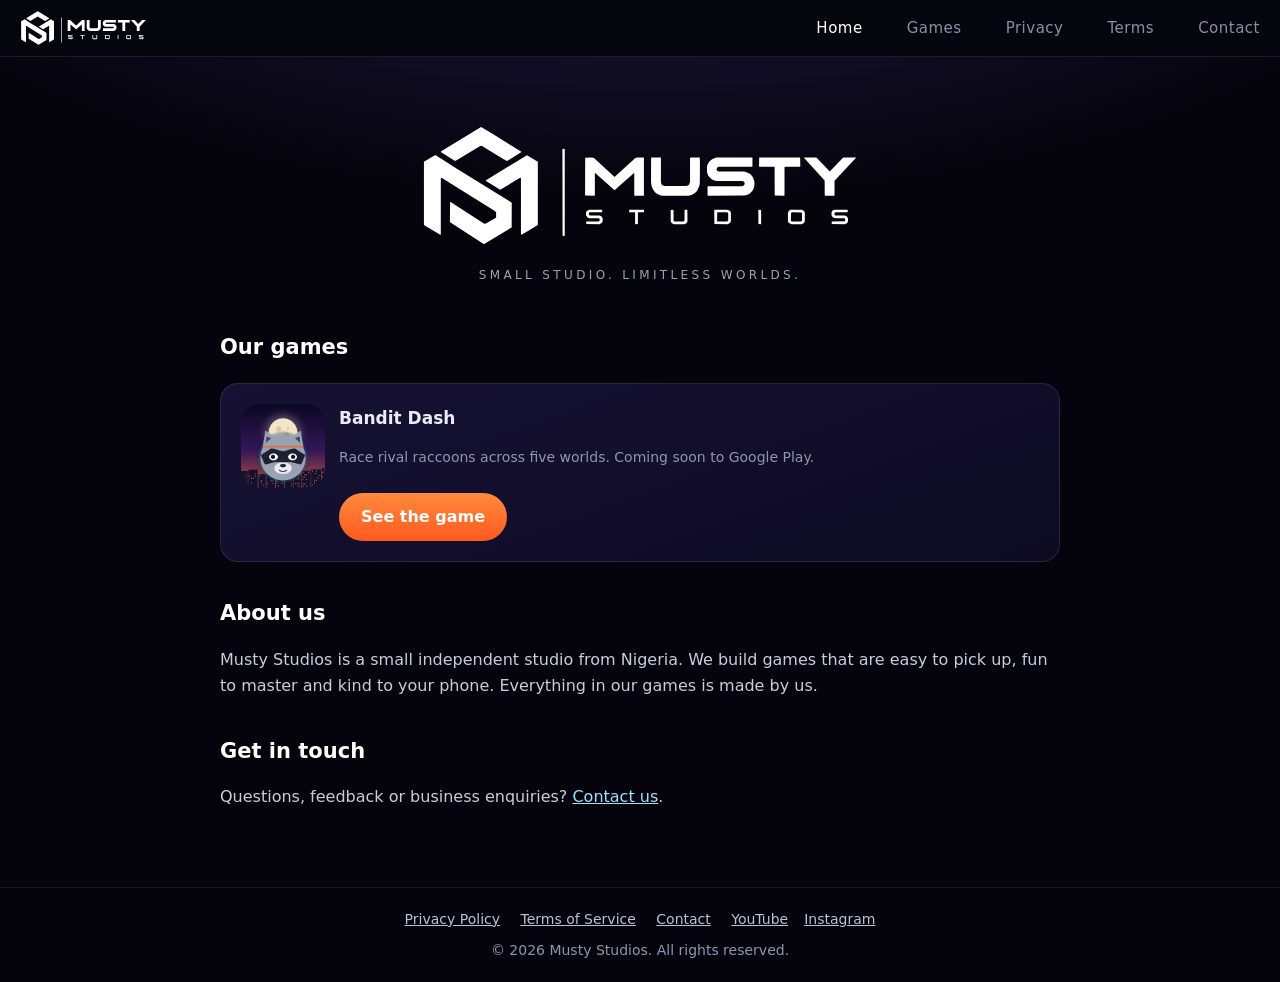
<file: index.html>
<!doctype html>
<html lang="en">
<head>
<meta charset="utf-8">
<meta name="viewport" content="width=device-width,initial-scale=1">
<title>Musty Studios | Small Studio. Limitless Worlds.</title>
<meta name="description" content="Musty Studios makes polished mobile games. Home of Bandit Dash, a rooftop racing adventure.">
<meta property="og:title" content="Musty Studios | Small Studio. Limitless Worlds.">
<meta property="og:description" content="Musty Studios makes polished mobile games. Home of Bandit Dash, a rooftop racing adventure.">
<meta property="og:type" content="website">
<link rel="icon" href="bandit-icon.png">
<link rel="stylesheet" href="style.css">
<style>
/* Header redesign (overrides style.css) */
header{position:sticky;top:0;z-index:10;display:flex;align-items:center;justify-content:space-between;flex-wrap:nowrap;padding:10px 20px;background:#05050d;border-bottom:1px solid #1c1c28}
header .brand img{height:36px;width:auto;display:block}
header nav{display:flex;gap:28px}
header nav a{color:#8a8fa3;text-decoration:none;font-size:15px;letter-spacing:.5px;transition:color .2s}
header nav a:hover,header nav a.on{color:#fff}
.menu-btn{display:none;background:none;border:0;color:#fff;font-size:26px;cursor:pointer}
@media(max-width:640px){
  .menu-btn{display:block}
  header nav{display:none;position:absolute;top:100%;left:0;right:0;flex-direction:column;gap:0;background:#0a0a14;border-bottom:1px solid #1c1c28}
  header nav.open{display:flex}
  header nav a{padding:16px 20px;border-top:1px solid #1c1c28;font-size:16px}
}
.hero img{width:min(440px,80vw);height:auto}
</style>
<link rel="canonical" href="https://mustystudios.github.io/">
<meta name="robots" content="index,follow,max-image-preview:large">
<meta name="theme-color" content="#05050d">
<meta property="og:url" content="https://mustystudios.github.io/">
<meta property="og:site_name" content="Musty Studios">
<meta property="og:image" content="https://mustystudios.github.io/og-image.png">
<meta property="og:image:width" content="1200"><meta property="og:image:height" content="630">
<meta name="twitter:card" content="summary_large_image">
<meta name="twitter:title" content="Musty Studios | Small Studio. Limitless Worlds.">
<meta name="twitter:description" content="Musty Studios makes polished mobile games. Home of Bandit Dash, a rooftop racing adventure.">
<meta name="twitter:image" content="https://mustystudios.github.io/og-image.png">
<script type="application/ld+json">{"@context":"https://schema.org","@graph":[{"@type":"Organization","@id":"https://mustystudios.github.io/#org","name":"Musty Studios","url":"https://mustystudios.github.io/","logo":"https://mustystudios.github.io/logo-512.png","sameAs":["https://www.youtube.com/@musty.studios","https://www.instagram.com/musty.studios"],"slogan":"Small Studio. Limitless Worlds.","foundingLocation":"Nigeria","description":"Musty Studios is a small independent game studio making polished mobile games."},{"@type":"WebSite","name":"Musty Studios","url":"https://mustystudios.github.io/","publisher":{"@id":"https://mustystudios.github.io/#org"}}]}</script>
</head>
<body>
<header>
  <a class="brand" href="index.html"><img src="musty-studios-logo.svg" alt="Musty Studios logo"></a>
  <button class="menu-btn" aria-label="Menu" aria-expanded="false">&#9776;</button>
  <nav><a href="index.html" class="on">Home</a><a href="games.html">Games</a><a href="privacy.html">Privacy</a><a href="terms.html">Terms</a><a href="contact.html">Contact</a></nav>
</header>

<main>
<section class="hero">
  <img src="musty-studios-logo.svg" alt="Musty Studios">
  <div class="tag">Small Studio. Limitless Worlds.</div>
</section>

<h2>Our games</h2>
<div class="cards">
  <div class="card">
    <img class="icon" src="bandit-icon.png" alt="Bandit Dash icon">
    <h3 style="margin-top:0">Bandit Dash</h3>
    <p class="muted">Race rival raccoons across five worlds. Coming soon to Google Play.</p>
    <a class="btn" href="bandit-dash.html">See the game</a>
  </div>
</div>

<h2>About us</h2>
<p>Musty Studios is a small independent studio from Nigeria. We build games that are easy to pick up, fun to master and kind to your phone. Everything in our games is made by us.</p>

<h2>Get in touch</h2>
<p>Questions, feedback or business enquiries? <a href="contact.html">Contact us</a>.</p>
</main>

<footer>
  <a href="privacy.html">Privacy Policy</a>
  <a href="terms.html">Terms of Service</a>
  <a href="contact.html">Contact</a>
  <a href="https://www.youtube.com/@musty.studios" target="_blank" rel="noopener me">YouTube</a><a href="https://www.instagram.com/musty.studios" target="_blank" rel="noopener me">Instagram</a><div style="margin-top:8px">&copy; 2026 Musty Studios. All rights reserved.</div>
</footer>

<script>
const b=document.querySelector('.menu-btn'),n=document.querySelector('header nav');
b.onclick=()=>{const o=n.classList.toggle('open');b.setAttribute('aria-expanded',o);b.innerHTML=o?'&#10005;':'&#9776;'};
</script>
</body>
</html>
</file>
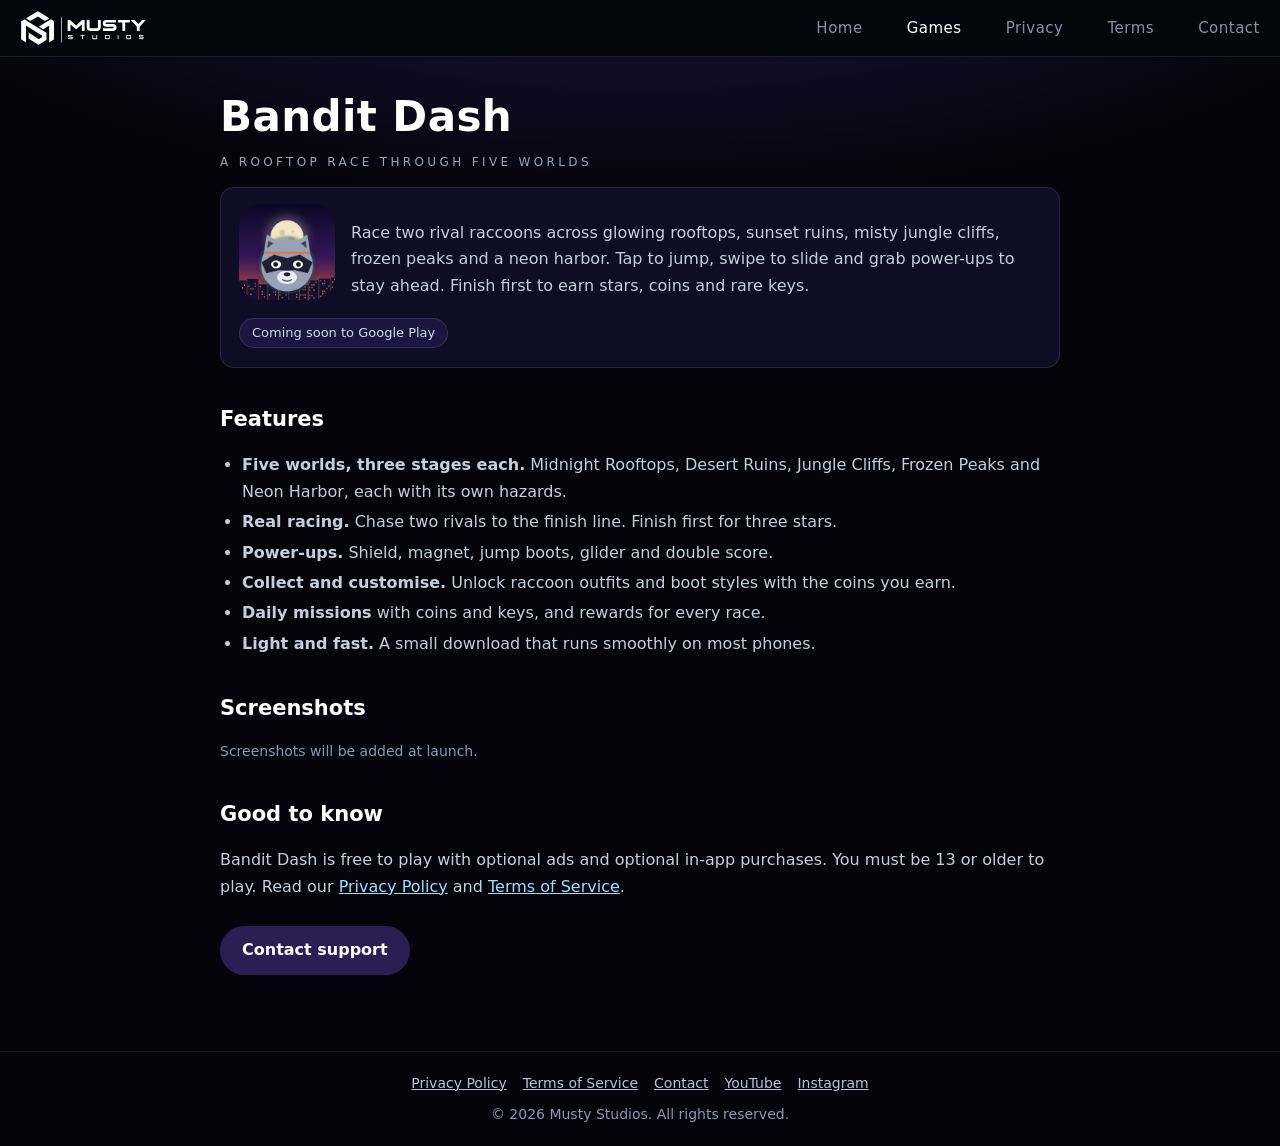
<file: bandit-dash.html>
<!doctype html>
<html lang="en"><head><meta charset="utf-8"><meta name="viewport" content="width=device-width,initial-scale=1">
<title>Bandit Dash | Musty Studios</title><meta name="description" content="Bandit Dash is a fast rooftop racing game. Sprint, slide and glide through five worlds against rival raccoons.">
<meta property="og:title" content="Bandit Dash | Musty Studios"><meta property="og:description" content="Bandit Dash is a fast rooftop racing game. Sprint, slide and glide through five worlds against rival raccoons."><meta property="og:type" content="website">
<link rel="icon" href="bandit-icon.png"><link rel="stylesheet" href="style.css"><style>
/* Header redesign (overrides style.css) */
header{position:sticky;top:0;z-index:10;display:flex;align-items:center;justify-content:space-between;flex-wrap:nowrap;padding:10px 20px;background:#05050d;border-bottom:1px solid #1c1c28}
header .brand img{height:36px;width:auto;display:block}
header nav{display:flex;gap:28px}
header nav a{color:#8a8fa3;text-decoration:none;font-size:15px;letter-spacing:.5px;transition:color .2s}
header nav a:hover,header nav a.on{color:#fff}
.menu-btn{display:none;background:none;border:0;color:#fff;font-size:26px;cursor:pointer}
@media(max-width:640px){
  .menu-btn{display:block}
  header nav{display:none;position:absolute;top:100%;left:0;right:0;flex-direction:column;gap:0;background:#0a0a14;border-bottom:1px solid #1c1c28}
  header nav.open{display:flex}
  header nav a{padding:16px 20px;border-top:1px solid #1c1c28;font-size:16px}
}
.hero img{width:min(440px,80vw);height:auto}
</style>
<link rel="canonical" href="https://mustystudios.github.io/bandit-dash.html">
<meta name="robots" content="index,follow,max-image-preview:large">
<meta name="theme-color" content="#05050d">
<meta property="og:url" content="https://mustystudios.github.io/bandit-dash.html">
<meta property="og:site_name" content="Musty Studios">
<meta property="og:image" content="https://mustystudios.github.io/og-image.png">
<meta property="og:image:width" content="1200"><meta property="og:image:height" content="630">
<meta name="twitter:card" content="summary_large_image">
<meta name="twitter:title" content="Bandit Dash | Musty Studios">
<meta name="twitter:description" content="Bandit Dash is a fast rooftop racing game. Sprint, slide and glide through five worlds against rival raccoons.">
<meta name="twitter:image" content="https://mustystudios.github.io/og-image.png">
<script type="application/ld+json">{"@context":"https://schema.org","@type":"VideoGame","name":"Bandit Dash","url":"https://mustystudios.github.io/bandit-dash.html","image":"https://mustystudios.github.io/bandit-icon.png","description":"Bandit Dash is a fast rooftop racing game. Sprint, slide and glide through five worlds against rival raccoons.","genre":"Racing","gamePlatform":"Android","applicationCategory":"Game","publisher":{"@type":"Organization","name":"Musty Studios","url":"https://mustystudios.github.io/"}}</script>
</head>
<body><header><a class="brand" href="index.html"><img src="musty-studios-logo.svg" alt="Musty Studios logo"></a><button class="menu-btn" aria-label="Menu" aria-expanded="false">&#9776;</button><nav><a href="index.html">Home</a><a href="games.html" class="on">Games</a><a href="privacy.html">Privacy</a><a href="terms.html">Terms</a><a href="contact.html">Contact</a></nav></header>
<main>
<h1>Bandit Dash</h1><p class="tag">A rooftop race through five worlds</p>
<div class="box"><img src="bandit-icon.png" alt="Bandit Dash icon" style="width:96px;height:96px;border-radius:22px;float:left;margin:0 16px 6px 0"><p>Race two rival raccoons across glowing rooftops, sunset ruins, misty jungle cliffs, frozen peaks and a neon harbor. Tap to jump, swipe to slide and grab power-ups to stay ahead. Finish first to earn stars, coins and rare keys.</p><span class="pill">Coming soon to Google Play</span><div style="clear:both"></div></div>
<h2>Features</h2><ul>
<li><b>Five worlds, three stages each.</b> Midnight Rooftops, Desert Ruins, Jungle Cliffs, Frozen Peaks and Neon Harbor, each with its own hazards.</li>
<li><b>Real racing.</b> Chase two rivals to the finish line. Finish first for three stars.</li>
<li><b>Power-ups.</b> Shield, magnet, jump boots, glider and double score.</li>
<li><b>Collect and customise.</b> Unlock raccoon outfits and boot styles with the coins you earn.</li>
<li><b>Daily missions</b> with coins and keys, and rewards for every race.</li>
<li><b>Light and fast.</b> A small download that runs smoothly on most phones.</li></ul>
<h2>Screenshots</h2><p class="muted">Screenshots will be added at launch.</p>
<h2>Good to know</h2><p>Bandit Dash is free to play with optional ads and optional in-app purchases. You must be 13 or older to play. Read our <a href="privacy.html">Privacy Policy</a> and <a href="terms.html">Terms of Service</a>.</p>
<p><a class="btn alt" href="contact.html">Contact support</a></p></main>
<footer><a href="privacy.html">Privacy Policy</a><a href="terms.html">Terms of Service</a><a href="contact.html">Contact</a><a href="https://www.youtube.com/@musty.studios" target="_blank" rel="noopener me">YouTube</a><a href="https://www.instagram.com/musty.studios" target="_blank" rel="noopener me">Instagram</a><div style="margin-top:8px">&copy; 2026 Musty Studios. All rights reserved.</div></footer><script>
const b=document.querySelector('.menu-btn'),n=document.querySelector('header nav');
b.onclick=()=>{const o=n.classList.toggle('open');b.setAttribute('aria-expanded',o);b.innerHTML=o?'&#10005;':'&#9776;'};
</script>
</body></html>
</file>
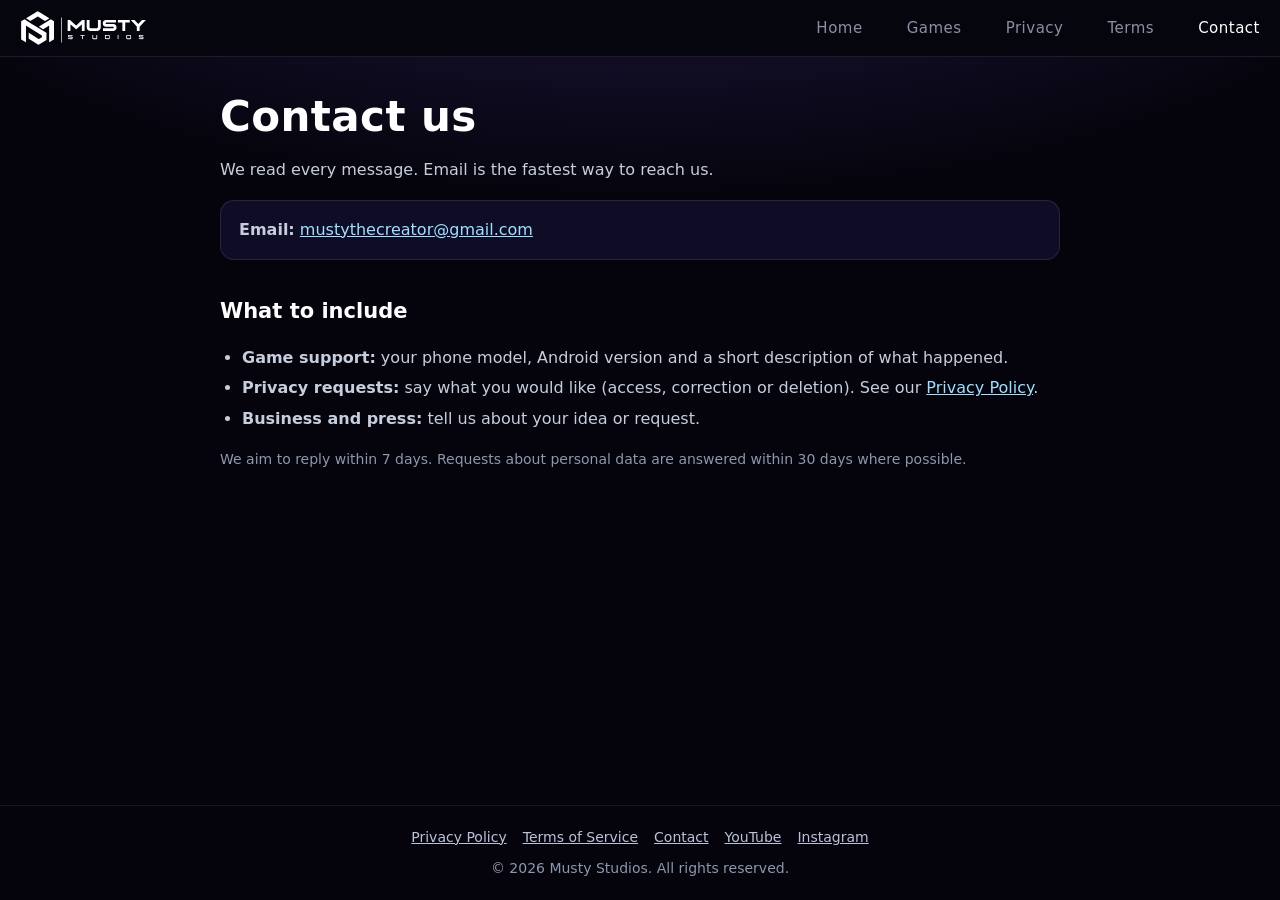
<file: contact.html>
<!doctype html>
<html lang="en"><head><meta charset="utf-8"><meta name="viewport" content="width=device-width,initial-scale=1">
<title>Contact | Musty Studios</title><meta name="description" content="Contact Musty Studios for support, privacy requests and business enquiries.">
<meta property="og:title" content="Contact | Musty Studios"><meta property="og:description" content="Contact Musty Studios for support, privacy requests and business enquiries."><meta property="og:type" content="website">
<link rel="icon" href="bandit-icon.png"><link rel="stylesheet" href="style.css"><style>
/* Header redesign (overrides style.css) */
header{position:sticky;top:0;z-index:10;display:flex;align-items:center;justify-content:space-between;flex-wrap:nowrap;padding:10px 20px;background:#05050d;border-bottom:1px solid #1c1c28}
header .brand img{height:36px;width:auto;display:block}
header nav{display:flex;gap:28px}
header nav a{color:#8a8fa3;text-decoration:none;font-size:15px;letter-spacing:.5px;transition:color .2s}
header nav a:hover,header nav a.on{color:#fff}
.menu-btn{display:none;background:none;border:0;color:#fff;font-size:26px;cursor:pointer}
@media(max-width:640px){
  .menu-btn{display:block}
  header nav{display:none;position:absolute;top:100%;left:0;right:0;flex-direction:column;gap:0;background:#0a0a14;border-bottom:1px solid #1c1c28}
  header nav.open{display:flex}
  header nav a{padding:16px 20px;border-top:1px solid #1c1c28;font-size:16px}
}
.hero img{width:min(440px,80vw);height:auto}
</style>
<link rel="canonical" href="https://mustystudios.github.io/contact.html">
<meta name="robots" content="index,follow,max-image-preview:large">
<meta name="theme-color" content="#05050d">
<meta property="og:url" content="https://mustystudios.github.io/contact.html">
<meta property="og:site_name" content="Musty Studios">
<meta property="og:image" content="https://mustystudios.github.io/og-image.png">
<meta property="og:image:width" content="1200"><meta property="og:image:height" content="630">
<meta name="twitter:card" content="summary_large_image">
<meta name="twitter:title" content="Contact | Musty Studios">
<meta name="twitter:description" content="Contact Musty Studios for support, privacy requests and business enquiries.">
<meta name="twitter:image" content="https://mustystudios.github.io/og-image.png">
</head>
<body><header><a class="brand" href="index.html"><img src="musty-studios-logo.svg" alt="Musty Studios logo"></a><button class="menu-btn" aria-label="Menu" aria-expanded="false">&#9776;</button><nav><a href="index.html">Home</a><a href="games.html">Games</a><a href="privacy.html">Privacy</a><a href="terms.html">Terms</a><a href="contact.html" class="on">Contact</a></nav></header>
<main>
<h1>Contact us</h1><p>We read every message. Email is the fastest way to reach us.</p>
<div class="box"><p style="margin:0"><b>Email:</b> <a href="mailto:mustythecreator@gmail.com">mustythecreator@gmail.com</a></p></div>
<h2>What to include</h2><ul><li><b>Game support:</b> your phone model, Android version and a short description of what happened.</li><li><b>Privacy requests:</b> say what you would like (access, correction or deletion). See our <a href="privacy.html">Privacy Policy</a>.</li><li><b>Business and press:</b> tell us about your idea or request.</li></ul>
<p class="muted">We aim to reply within 7 days. Requests about personal data are answered within 30 days where possible.</p></main>
<footer><a href="privacy.html">Privacy Policy</a><a href="terms.html">Terms of Service</a><a href="contact.html">Contact</a><a href="https://www.youtube.com/@musty.studios" target="_blank" rel="noopener me">YouTube</a><a href="https://www.instagram.com/musty.studios" target="_blank" rel="noopener me">Instagram</a><div style="margin-top:8px">&copy; 2026 Musty Studios. All rights reserved.</div></footer><script>
const b=document.querySelector('.menu-btn'),n=document.querySelector('header nav');
b.onclick=()=>{const o=n.classList.toggle('open');b.setAttribute('aria-expanded',o);b.innerHTML=o?'&#10005;':'&#9776;'};
</script>
</body></html>
</file>
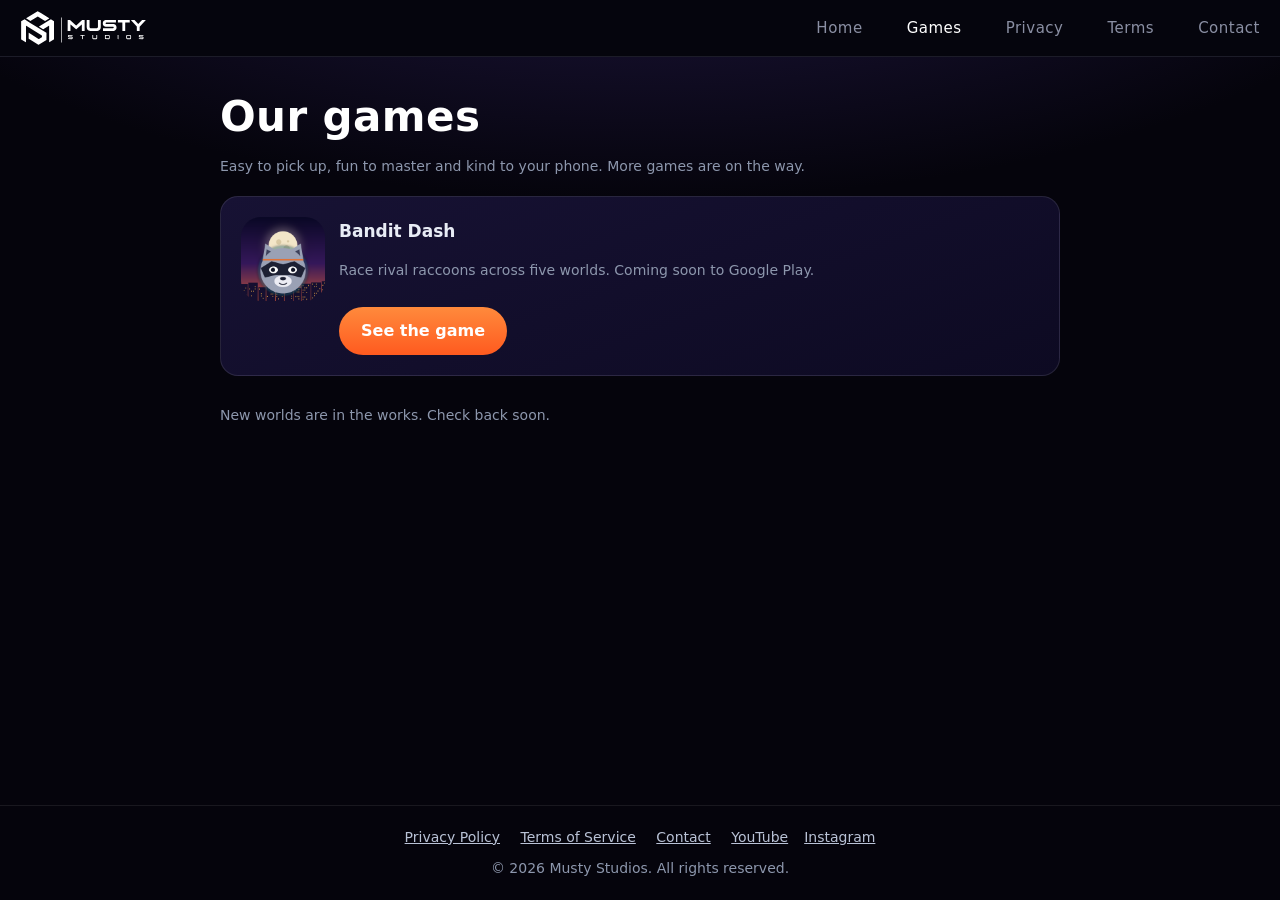
<file: games.html>
<!doctype html>
<html lang="en">
<head>
<meta charset="utf-8">
<meta name="viewport" content="width=device-width,initial-scale=1">
<title>Games | Musty Studios</title>
<meta name="description" content="Games by Musty Studios. Discover Bandit Dash, a rooftop racing adventure for Android, coming soon to Google Play.">
<meta property="og:title" content="Games | Musty Studios">
<meta property="og:description" content="Games by Musty Studios. Discover Bandit Dash, a rooftop racing adventure for Android, coming soon to Google Play.">
<meta property="og:type" content="website">
<link rel="icon" href="bandit-icon.png">
<link rel="stylesheet" href="style.css">
<style>
/* Header redesign (overrides style.css) */
header{position:sticky;top:0;z-index:10;display:flex;align-items:center;justify-content:space-between;flex-wrap:nowrap;padding:10px 20px;background:#05050d;border-bottom:1px solid #1c1c28}
header .brand img{height:36px;width:auto;display:block}
header nav{display:flex;gap:28px}
header nav a{color:#8a8fa3;text-decoration:none;font-size:15px;letter-spacing:.5px;transition:color .2s}
header nav a:hover,header nav a.on{color:#fff}
.menu-btn{display:none;background:none;border:0;color:#fff;font-size:26px;cursor:pointer}
@media(max-width:640px){
  .menu-btn{display:block}
  header nav{display:none;position:absolute;top:100%;left:0;right:0;flex-direction:column;gap:0;background:#0a0a14;border-bottom:1px solid #1c1c28}
  header nav.open{display:flex}
  header nav a{padding:16px 20px;border-top:1px solid #1c1c28;font-size:16px}
}
.hero img{width:min(440px,80vw);height:auto}
</style>
<link rel="canonical" href="https://mustystudios.github.io/games.html">
<meta name="robots" content="index,follow,max-image-preview:large">
<meta name="theme-color" content="#05050d">
<meta property="og:url" content="https://mustystudios.github.io/games.html">
<meta property="og:site_name" content="Musty Studios">
<meta property="og:image" content="https://mustystudios.github.io/og-image.png">
<meta property="og:image:width" content="1200"><meta property="og:image:height" content="630">
<meta name="twitter:card" content="summary_large_image">
<meta name="twitter:title" content="Games | Musty Studios">
<meta name="twitter:description" content="Games by Musty Studios. Discover Bandit Dash, a rooftop racing adventure for Android, coming soon to Google Play.">
<meta name="twitter:image" content="https://mustystudios.github.io/og-image.png">
</head>
<body>
<header>
  <a class="brand" href="index.html"><img src="musty-studios-logo.svg" alt="Musty Studios logo"></a>
  <button class="menu-btn" aria-label="Menu" aria-expanded="false">&#9776;</button>
  <nav><a href="index.html">Home</a><a href="games.html" class="on">Games</a><a href="privacy.html">Privacy</a><a href="terms.html">Terms</a><a href="contact.html">Contact</a></nav>
</header>

<main>
<h1>Our games</h1>
<p class="muted">Easy to pick up, fun to master and kind to your phone. More games are on the way.</p>
<div class="cards">
  <div class="card">
    <img class="icon" src="bandit-icon.png" alt="Bandit Dash icon">
    <h3 style="margin-top:0">Bandit Dash</h3>
    <p class="muted">Race rival raccoons across five worlds. Coming soon to Google Play.</p>
    <a class="btn" href="bandit-dash.html">See the game</a>
  </div>
</div>
<p class="muted" style="margin-top:28px">New worlds are in the works. Check back soon.</p>
</main>

<footer>
  <a href="privacy.html">Privacy Policy</a>
  <a href="terms.html">Terms of Service</a>
  <a href="contact.html">Contact</a>
  <a href="https://www.youtube.com/@musty.studios" target="_blank" rel="noopener me">YouTube</a><a href="https://www.instagram.com/musty.studios" target="_blank" rel="noopener me">Instagram</a><div style="margin-top:8px">&copy; 2026 Musty Studios. All rights reserved.</div>
</footer>

<script>
const b=document.querySelector('.menu-btn'),n=document.querySelector('header nav');
b.onclick=()=>{const o=n.classList.toggle('open');b.setAttribute('aria-expanded',o);b.innerHTML=o?'&#10005;':'&#9776;'};
</script>
</body>
</html>
</file>
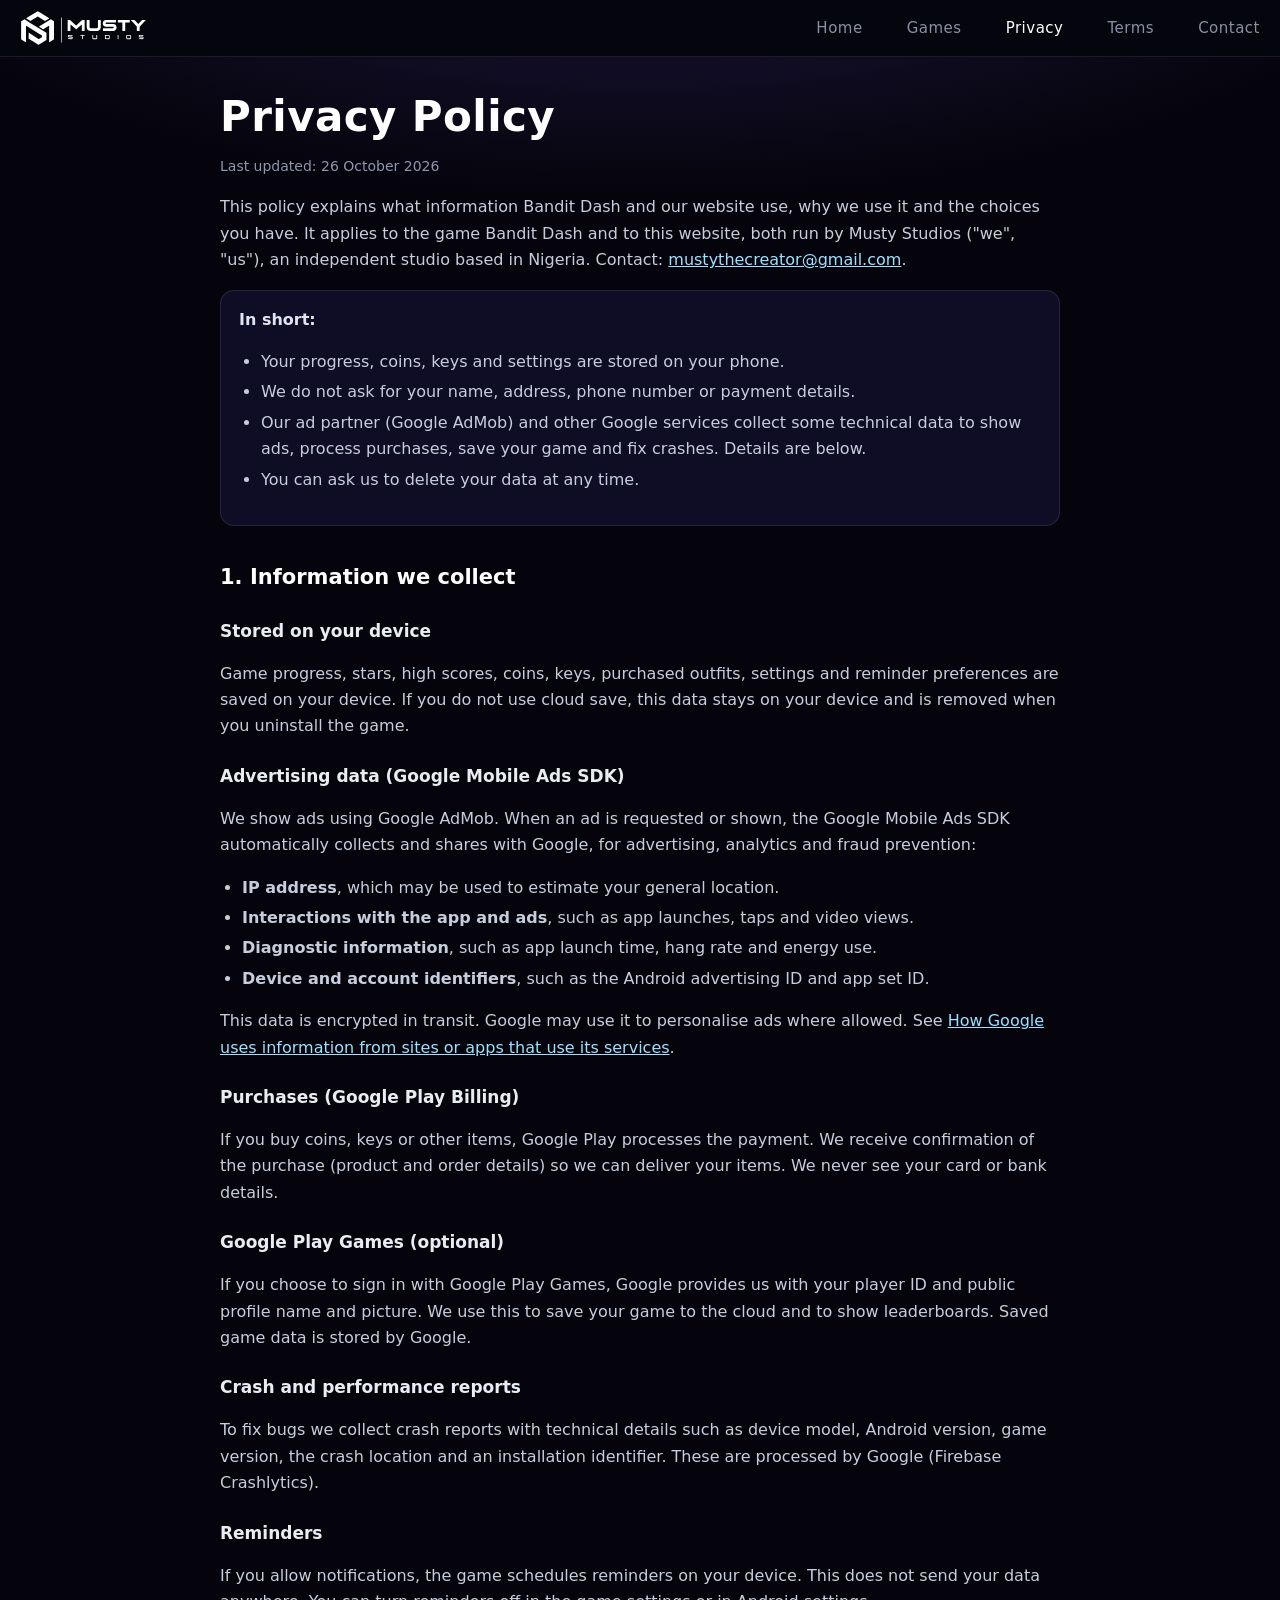
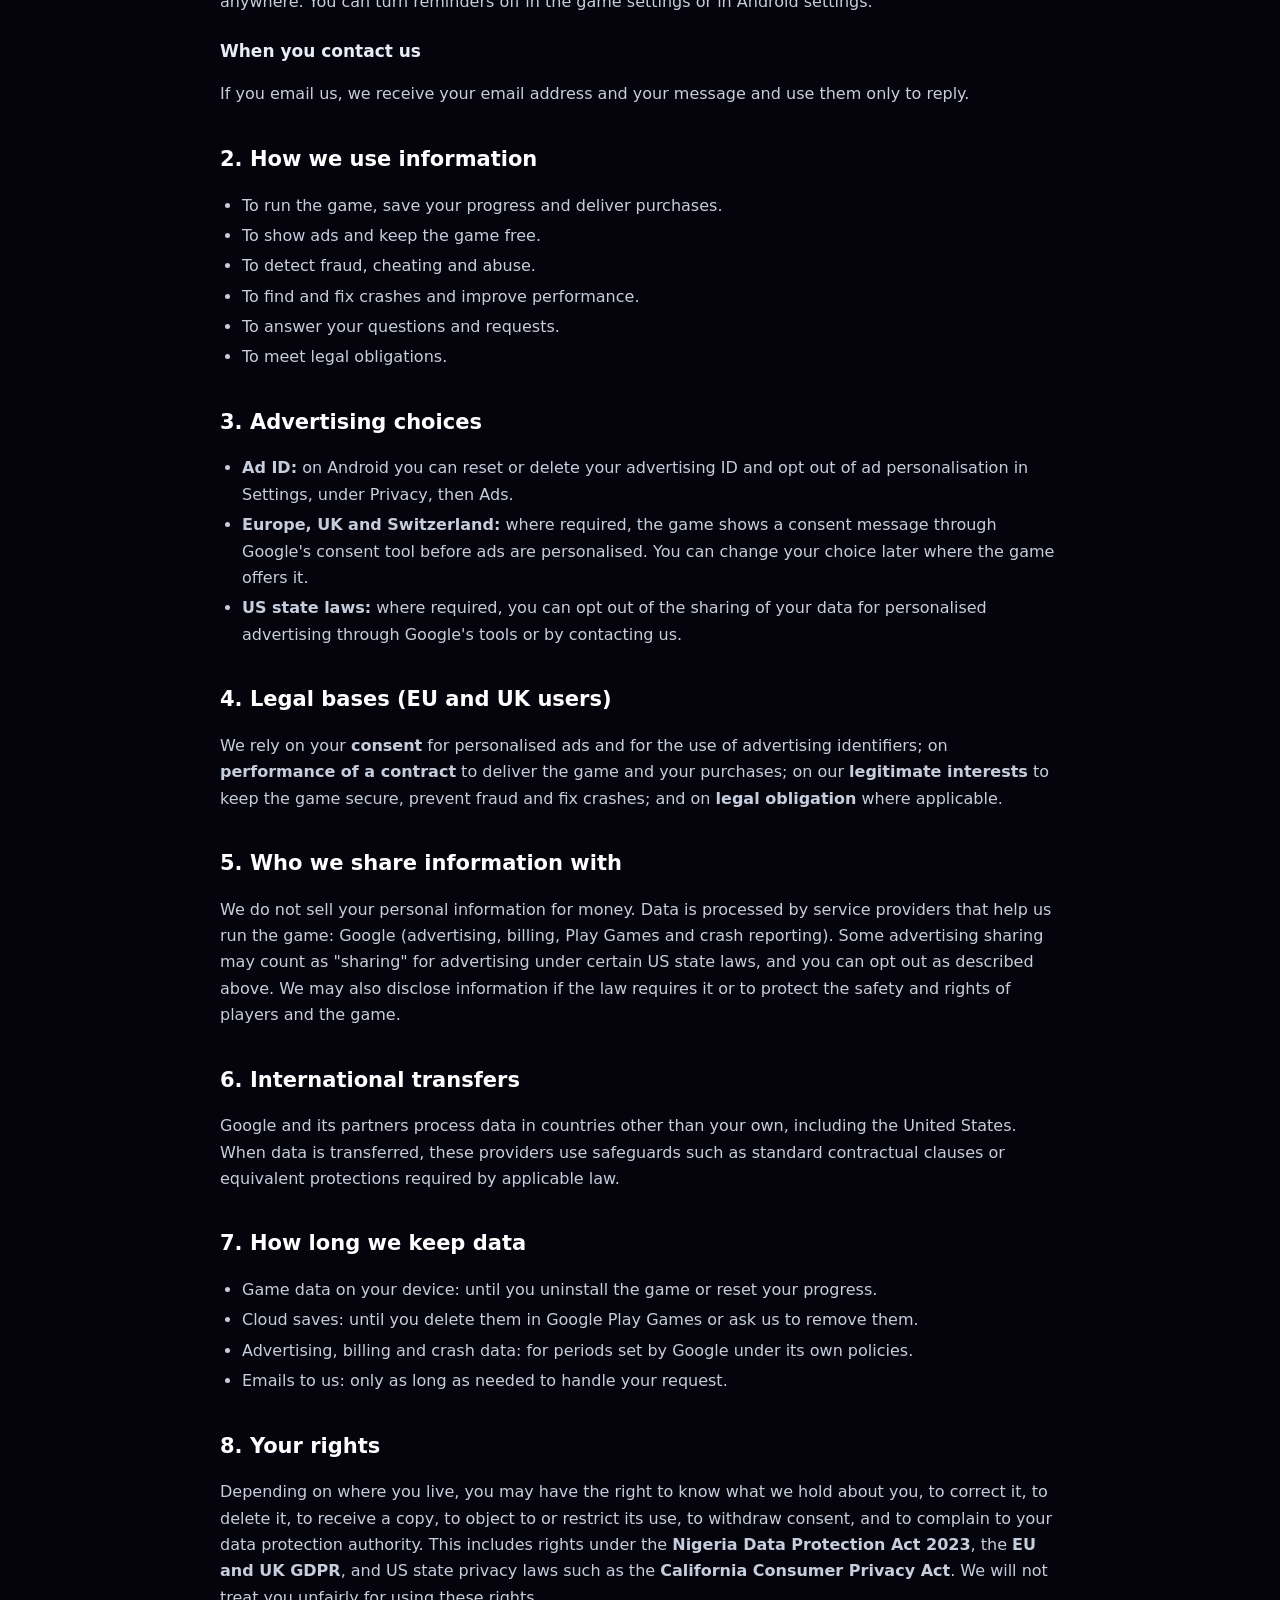
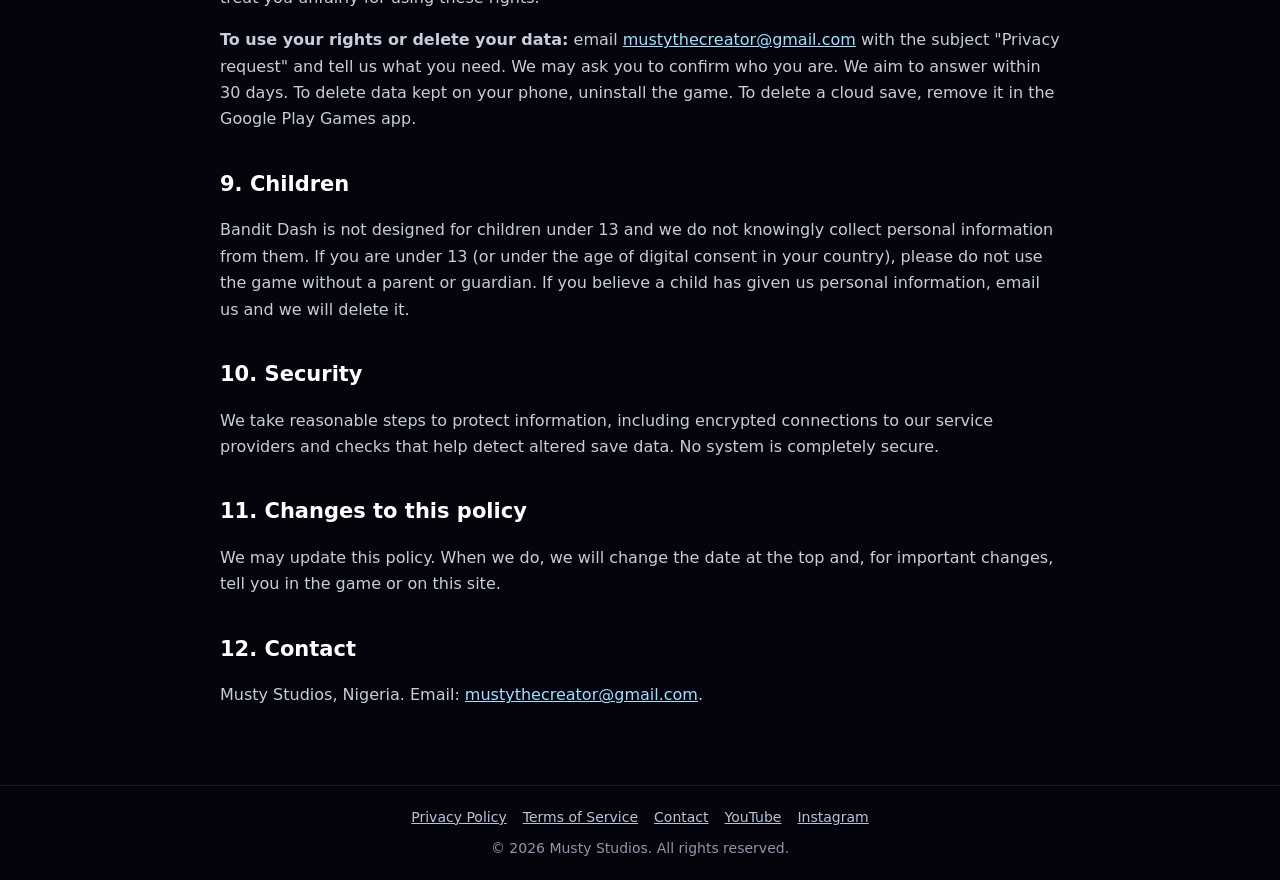
<file: privacy.html>
<!doctype html>
<html lang="en"><head><meta charset="utf-8"><meta name="viewport" content="width=device-width,initial-scale=1">
<title>Privacy Policy | Musty Studios</title><meta name="description" content="How Musty Studios and the game Bandit Dash handle your information.">
<meta property="og:title" content="Privacy Policy | Musty Studios"><meta property="og:description" content="How Musty Studios and the game Bandit Dash handle your information."><meta property="og:type" content="website">
<link rel="icon" href="bandit-icon.png"><link rel="stylesheet" href="style.css"><style>
/* Header redesign (overrides style.css) */
header{position:sticky;top:0;z-index:10;display:flex;align-items:center;justify-content:space-between;flex-wrap:nowrap;padding:10px 20px;background:#05050d;border-bottom:1px solid #1c1c28}
header .brand img{height:36px;width:auto;display:block}
header nav{display:flex;gap:28px}
header nav a{color:#8a8fa3;text-decoration:none;font-size:15px;letter-spacing:.5px;transition:color .2s}
header nav a:hover,header nav a.on{color:#fff}
.menu-btn{display:none;background:none;border:0;color:#fff;font-size:26px;cursor:pointer}
@media(max-width:640px){
  .menu-btn{display:block}
  header nav{display:none;position:absolute;top:100%;left:0;right:0;flex-direction:column;gap:0;background:#0a0a14;border-bottom:1px solid #1c1c28}
  header nav.open{display:flex}
  header nav a{padding:16px 20px;border-top:1px solid #1c1c28;font-size:16px}
}
.hero img{width:min(440px,80vw);height:auto}
</style>
<link rel="canonical" href="https://mustystudios.github.io/privacy.html">
<meta name="robots" content="index,follow,max-image-preview:large">
<meta name="theme-color" content="#05050d">
<meta property="og:url" content="https://mustystudios.github.io/privacy.html">
<meta property="og:site_name" content="Musty Studios">
<meta property="og:image" content="https://mustystudios.github.io/og-image.png">
<meta property="og:image:width" content="1200"><meta property="og:image:height" content="630">
<meta name="twitter:card" content="summary_large_image">
<meta name="twitter:title" content="Privacy Policy | Musty Studios">
<meta name="twitter:description" content="How Musty Studios and the game Bandit Dash handle your information.">
<meta name="twitter:image" content="https://mustystudios.github.io/og-image.png">
</head>
<body><header><a class="brand" href="index.html"><img src="musty-studios-logo.svg" alt="Musty Studios logo"></a><button class="menu-btn" aria-label="Menu" aria-expanded="false">&#9776;</button><nav><a href="index.html">Home</a><a href="games.html">Games</a><a href="privacy.html" class="on">Privacy</a><a href="terms.html">Terms</a><a href="contact.html">Contact</a></nav></header>
<main>
<h1>Privacy Policy</h1><p class="muted">Last updated: 26 October 2026</p>
<p>This policy explains what information Bandit Dash and our website use, why we use it and the choices you have. It applies to the game Bandit Dash and to this website, both run by Musty Studios ("we", "us"), an independent studio based in Nigeria. Contact: <a href="mailto:mustythecreator@gmail.com">mustythecreator@gmail.com</a>.</p>
<div class="box"><b>In short:</b><ul><li>Your progress, coins, keys and settings are stored on your phone.</li><li>We do not ask for your name, address, phone number or payment details.</li><li>Our ad partner (Google AdMob) and other Google services collect some technical data to show ads, process purchases, save your game and fix crashes. Details are below.</li><li>You can ask us to delete your data at any time.</li></ul></div>
<h2>1. Information we collect</h2>
<h3>Stored on your device</h3><p>Game progress, stars, high scores, coins, keys, purchased outfits, settings and reminder preferences are saved on your device. If you do not use cloud save, this data stays on your device and is removed when you uninstall the game.</p>
<h3>Advertising data (Google Mobile Ads SDK)</h3><p>We show ads using Google AdMob. When an ad is requested or shown, the Google Mobile Ads SDK automatically collects and shares with Google, for advertising, analytics and fraud prevention:</p>
<ul><li><b>IP address</b>, which may be used to estimate your general location.</li><li><b>Interactions with the app and ads</b>, such as app launches, taps and video views.</li><li><b>Diagnostic information</b>, such as app launch time, hang rate and energy use.</li><li><b>Device and account identifiers</b>, such as the Android advertising ID and app set ID.</li></ul>
<p>This data is encrypted in transit. Google may use it to personalise ads where allowed. See <a href="https://policies.google.com/technologies/partner-sites">How Google uses information from sites or apps that use its services</a>.</p>
<h3>Purchases (Google Play Billing)</h3><p>If you buy coins, keys or other items, Google Play processes the payment. We receive confirmation of the purchase (product and order details) so we can deliver your items. We never see your card or bank details.</p>
<h3>Google Play Games (optional)</h3><p>If you choose to sign in with Google Play Games, Google provides us with your player ID and public profile name and picture. We use this to save your game to the cloud and to show leaderboards. Saved game data is stored by Google.</p>
<h3>Crash and performance reports</h3><p>To fix bugs we collect crash reports with technical details such as device model, Android version, game version, the crash location and an installation identifier. These are processed by Google (Firebase Crashlytics).</p>
<h3>Reminders</h3><p>If you allow notifications, the game schedules reminders on your device. This does not send your data anywhere. You can turn reminders off in the game settings or in Android settings.</p>
<h3>When you contact us</h3><p>If you email us, we receive your email address and your message and use them only to reply.</p>
<h2>2. How we use information</h2><ul><li>To run the game, save your progress and deliver purchases.</li><li>To show ads and keep the game free.</li><li>To detect fraud, cheating and abuse.</li><li>To find and fix crashes and improve performance.</li><li>To answer your questions and requests.</li><li>To meet legal obligations.</li></ul>
<h2>3. Advertising choices</h2><ul><li><b>Ad ID:</b> on Android you can reset or delete your advertising ID and opt out of ad personalisation in Settings, under Privacy, then Ads.</li><li><b>Europe, UK and Switzerland:</b> where required, the game shows a consent message through Google's consent tool before ads are personalised. You can change your choice later where the game offers it.</li><li><b>US state laws:</b> where required, you can opt out of the sharing of your data for personalised advertising through Google's tools or by contacting us.</li></ul>
<h2>4. Legal bases (EU and UK users)</h2><p>We rely on your <b>consent</b> for personalised ads and for the use of advertising identifiers; on <b>performance of a contract</b> to deliver the game and your purchases; on our <b>legitimate interests</b> to keep the game secure, prevent fraud and fix crashes; and on <b>legal obligation</b> where applicable.</p>
<h2>5. Who we share information with</h2><p>We do not sell your personal information for money. Data is processed by service providers that help us run the game: Google (advertising, billing, Play Games and crash reporting). Some advertising sharing may count as "sharing" for advertising under certain US state laws, and you can opt out as described above. We may also disclose information if the law requires it or to protect the safety and rights of players and the game.</p>
<h2>6. International transfers</h2><p>Google and its partners process data in countries other than your own, including the United States. When data is transferred, these providers use safeguards such as standard contractual clauses or equivalent protections required by applicable law.</p>
<h2>7. How long we keep data</h2><ul><li>Game data on your device: until you uninstall the game or reset your progress.</li><li>Cloud saves: until you delete them in Google Play Games or ask us to remove them.</li><li>Advertising, billing and crash data: for periods set by Google under its own policies.</li><li>Emails to us: only as long as needed to handle your request.</li></ul>
<h2>8. Your rights</h2><p>Depending on where you live, you may have the right to know what we hold about you, to correct it, to delete it, to receive a copy, to object to or restrict its use, to withdraw consent, and to complain to your data protection authority. This includes rights under the <b>Nigeria Data Protection Act 2023</b>, the <b>EU and UK GDPR</b>, and US state privacy laws such as the <b>California Consumer Privacy Act</b>. We will not treat you unfairly for using these rights.</p>
<p><b>To use your rights or delete your data:</b> email <a href="mailto:mustythecreator@gmail.com">mustythecreator@gmail.com</a> with the subject "Privacy request" and tell us what you need. We may ask you to confirm who you are. We aim to answer within 30 days. To delete data kept on your phone, uninstall the game. To delete a cloud save, remove it in the Google Play Games app.</p>
<h2>9. Children</h2><p>Bandit Dash is not designed for children under 13 and we do not knowingly collect personal information from them. If you are under 13 (or under the age of digital consent in your country), please do not use the game without a parent or guardian. If you believe a child has given us personal information, email us and we will delete it.</p>
<h2>10. Security</h2><p>We take reasonable steps to protect information, including encrypted connections to our service providers and checks that help detect altered save data. No system is completely secure.</p>
<h2>11. Changes to this policy</h2><p>We may update this policy. When we do, we will change the date at the top and, for important changes, tell you in the game or on this site.</p>
<h2>12. Contact</h2><p>Musty Studios, Nigeria. Email: <a href="mailto:mustythecreator@gmail.com">mustythecreator@gmail.com</a>.</p></main>
<footer><a href="privacy.html">Privacy Policy</a><a href="terms.html">Terms of Service</a><a href="contact.html">Contact</a><a href="https://www.youtube.com/@musty.studios" target="_blank" rel="noopener me">YouTube</a><a href="https://www.instagram.com/musty.studios" target="_blank" rel="noopener me">Instagram</a><div style="margin-top:8px">&copy; 2026 Musty Studios. All rights reserved.</div></footer><script>
const b=document.querySelector('.menu-btn'),n=document.querySelector('header nav');
b.onclick=()=>{const o=n.classList.toggle('open');b.setAttribute('aria-expanded',o);b.innerHTML=o?'&#10005;':'&#9776;'};
</script>
</body></html>
</file>
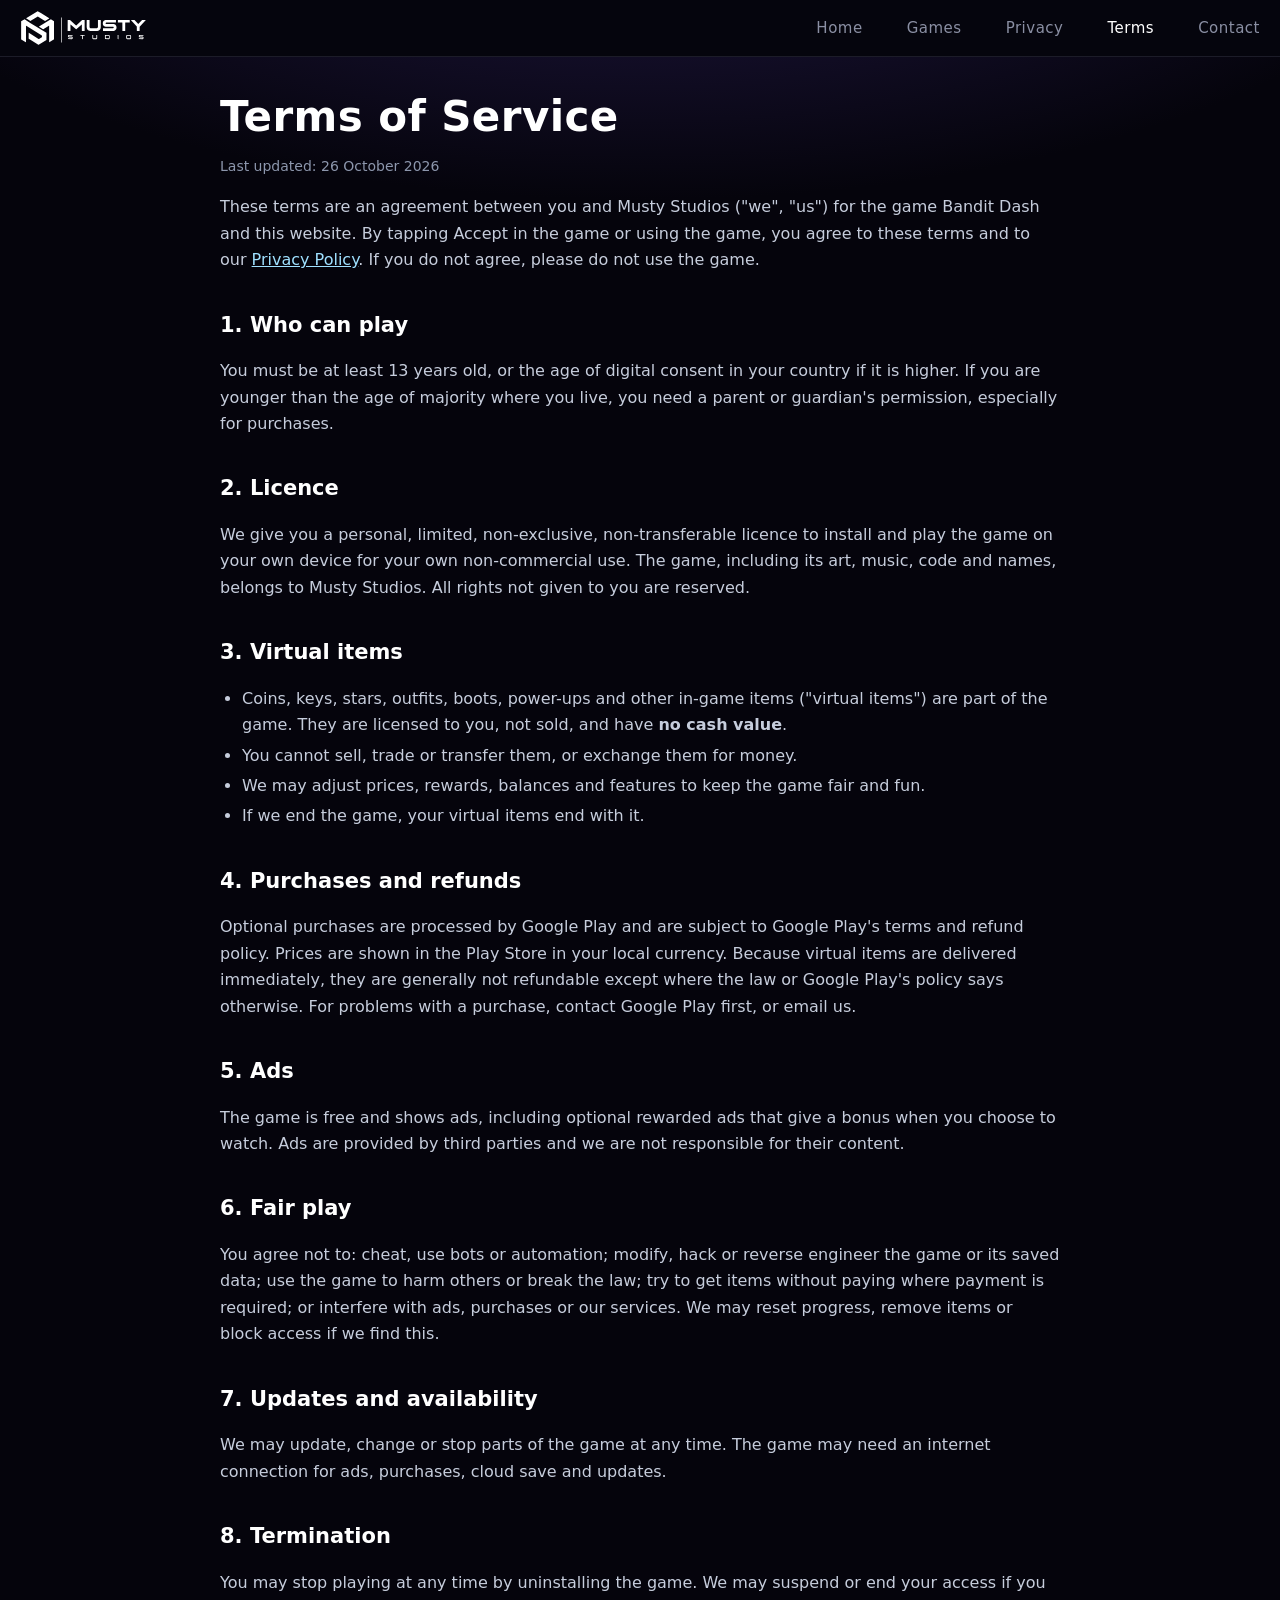
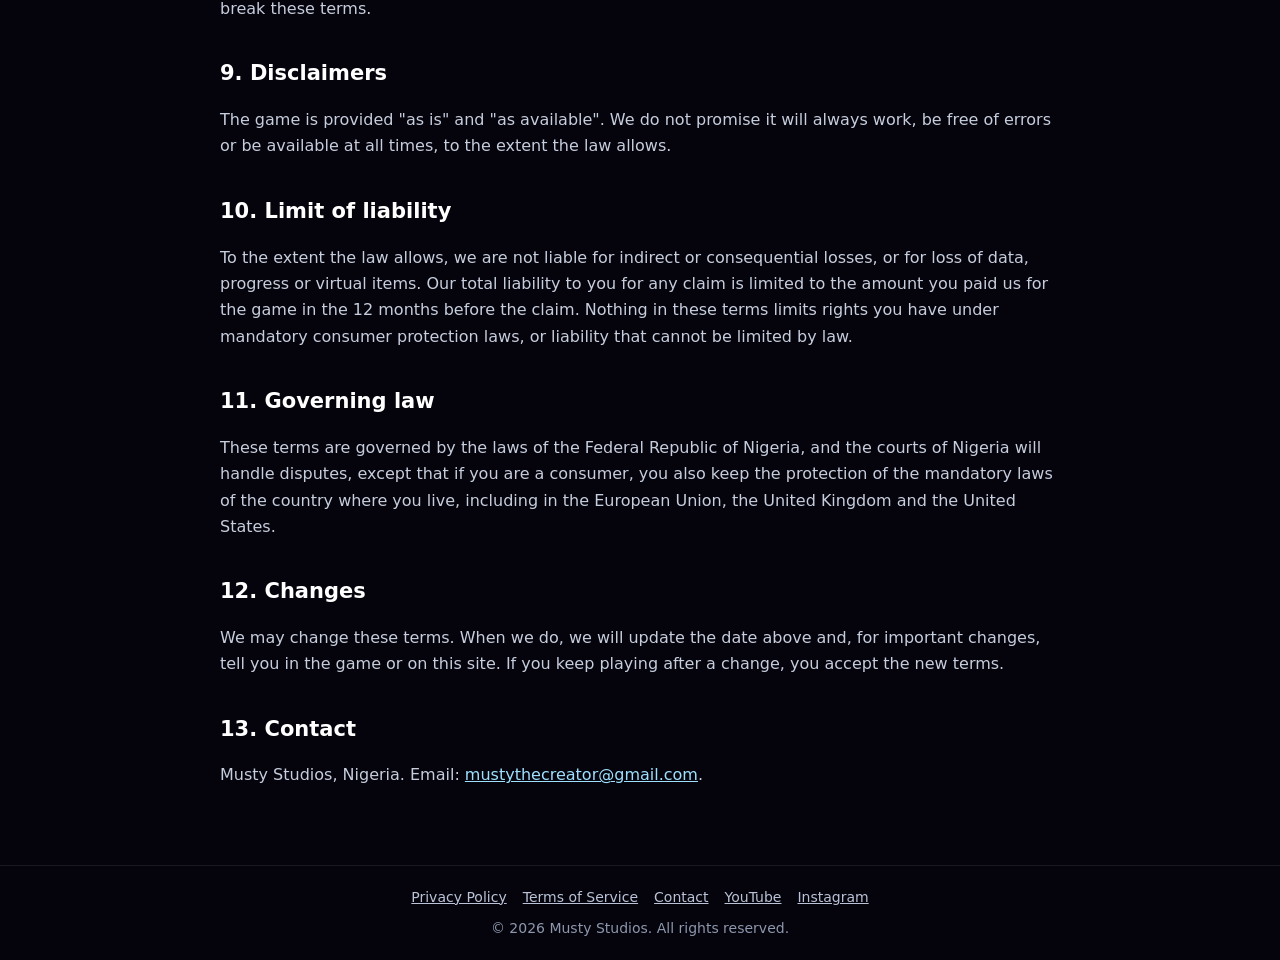
<file: terms.html>
<!doctype html>
<html lang="en"><head><meta charset="utf-8"><meta name="viewport" content="width=device-width,initial-scale=1">
<title>Terms of Service | Musty Studios</title><meta name="description" content="The rules for playing Bandit Dash and using the Musty Studios website.">
<meta property="og:title" content="Terms of Service | Musty Studios"><meta property="og:description" content="The rules for playing Bandit Dash and using the Musty Studios website."><meta property="og:type" content="website">
<link rel="icon" href="bandit-icon.png"><link rel="stylesheet" href="style.css"><style>
/* Header redesign (overrides style.css) */
header{position:sticky;top:0;z-index:10;display:flex;align-items:center;justify-content:space-between;flex-wrap:nowrap;padding:10px 20px;background:#05050d;border-bottom:1px solid #1c1c28}
header .brand img{height:36px;width:auto;display:block}
header nav{display:flex;gap:28px}
header nav a{color:#8a8fa3;text-decoration:none;font-size:15px;letter-spacing:.5px;transition:color .2s}
header nav a:hover,header nav a.on{color:#fff}
.menu-btn{display:none;background:none;border:0;color:#fff;font-size:26px;cursor:pointer}
@media(max-width:640px){
  .menu-btn{display:block}
  header nav{display:none;position:absolute;top:100%;left:0;right:0;flex-direction:column;gap:0;background:#0a0a14;border-bottom:1px solid #1c1c28}
  header nav.open{display:flex}
  header nav a{padding:16px 20px;border-top:1px solid #1c1c28;font-size:16px}
}
.hero img{width:min(440px,80vw);height:auto}
</style>
<link rel="canonical" href="https://mustystudios.github.io/terms.html">
<meta name="robots" content="index,follow,max-image-preview:large">
<meta name="theme-color" content="#05050d">
<meta property="og:url" content="https://mustystudios.github.io/terms.html">
<meta property="og:site_name" content="Musty Studios">
<meta property="og:image" content="https://mustystudios.github.io/og-image.png">
<meta property="og:image:width" content="1200"><meta property="og:image:height" content="630">
<meta name="twitter:card" content="summary_large_image">
<meta name="twitter:title" content="Terms of Service | Musty Studios">
<meta name="twitter:description" content="The rules for playing Bandit Dash and using the Musty Studios website.">
<meta name="twitter:image" content="https://mustystudios.github.io/og-image.png">
</head>
<body><header><a class="brand" href="index.html"><img src="musty-studios-logo.svg" alt="Musty Studios logo"></a><button class="menu-btn" aria-label="Menu" aria-expanded="false">&#9776;</button><nav><a href="index.html">Home</a><a href="games.html">Games</a><a href="privacy.html">Privacy</a><a href="terms.html" class="on">Terms</a><a href="contact.html">Contact</a></nav></header>
<main>
<h1>Terms of Service</h1><p class="muted">Last updated: 26 October 2026</p>
<p>These terms are an agreement between you and Musty Studios ("we", "us") for the game Bandit Dash and this website. By tapping Accept in the game or using the game, you agree to these terms and to our <a href="privacy.html">Privacy Policy</a>. If you do not agree, please do not use the game.</p>
<h2>1. Who can play</h2><p>You must be at least 13 years old, or the age of digital consent in your country if it is higher. If you are younger than the age of majority where you live, you need a parent or guardian's permission, especially for purchases.</p>
<h2>2. Licence</h2><p>We give you a personal, limited, non-exclusive, non-transferable licence to install and play the game on your own device for your own non-commercial use. The game, including its art, music, code and names, belongs to Musty Studios. All rights not given to you are reserved.</p>
<h2>3. Virtual items</h2><ul><li>Coins, keys, stars, outfits, boots, power-ups and other in-game items ("virtual items") are part of the game. They are licensed to you, not sold, and have <b>no cash value</b>.</li><li>You cannot sell, trade or transfer them, or exchange them for money.</li><li>We may adjust prices, rewards, balances and features to keep the game fair and fun.</li><li>If we end the game, your virtual items end with it.</li></ul>
<h2>4. Purchases and refunds</h2><p>Optional purchases are processed by Google Play and are subject to Google Play's terms and refund policy. Prices are shown in the Play Store in your local currency. Because virtual items are delivered immediately, they are generally not refundable except where the law or Google Play's policy says otherwise. For problems with a purchase, contact Google Play first, or email us.</p>
<h2>5. Ads</h2><p>The game is free and shows ads, including optional rewarded ads that give a bonus when you choose to watch. Ads are provided by third parties and we are not responsible for their content.</p>
<h2>6. Fair play</h2><p>You agree not to: cheat, use bots or automation; modify, hack or reverse engineer the game or its saved data; use the game to harm others or break the law; try to get items without paying where payment is required; or interfere with ads, purchases or our services. We may reset progress, remove items or block access if we find this.</p>
<h2>7. Updates and availability</h2><p>We may update, change or stop parts of the game at any time. The game may need an internet connection for ads, purchases, cloud save and updates.</p>
<h2>8. Termination</h2><p>You may stop playing at any time by uninstalling the game. We may suspend or end your access if you break these terms.</p>
<h2>9. Disclaimers</h2><p>The game is provided "as is" and "as available". We do not promise it will always work, be free of errors or be available at all times, to the extent the law allows.</p>
<h2>10. Limit of liability</h2><p>To the extent the law allows, we are not liable for indirect or consequential losses, or for loss of data, progress or virtual items. Our total liability to you for any claim is limited to the amount you paid us for the game in the 12 months before the claim. Nothing in these terms limits rights you have under mandatory consumer protection laws, or liability that cannot be limited by law.</p>
<h2>11. Governing law</h2><p>These terms are governed by the laws of the Federal Republic of Nigeria, and the courts of Nigeria will handle disputes, except that if you are a consumer, you also keep the protection of the mandatory laws of the country where you live, including in the European Union, the United Kingdom and the United States.</p>
<h2>12. Changes</h2><p>We may change these terms. When we do, we will update the date above and, for important changes, tell you in the game or on this site. If you keep playing after a change, you accept the new terms.</p>
<h2>13. Contact</h2><p>Musty Studios, Nigeria. Email: <a href="mailto:mustythecreator@gmail.com">mustythecreator@gmail.com</a>.</p></main>
<footer><a href="privacy.html">Privacy Policy</a><a href="terms.html">Terms of Service</a><a href="contact.html">Contact</a><a href="https://www.youtube.com/@musty.studios" target="_blank" rel="noopener me">YouTube</a><a href="https://www.instagram.com/musty.studios" target="_blank" rel="noopener me">Instagram</a><div style="margin-top:8px">&copy; 2026 Musty Studios. All rights reserved.</div></footer><script>
const b=document.querySelector('.menu-btn'),n=document.querySelector('header nav');
b.onclick=()=>{const o=n.classList.toggle('open');b.setAttribute('aria-expanded',o);b.innerHTML=o?'&#10005;':'&#9776;'};
</script>
</body></html>
</file>
<file: style.css>
*{box-sizing:border-box}html{scroll-behavior:smooth}
body{margin:0;font:16px/1.65 system-ui,-apple-system,"Segoe UI",Roboto,sans-serif;color:#dfe4ee;background:#05040c;background-image:radial-gradient(1200px 500px at 50% -150px,#241a4a 0,#05040c 70%);min-height:100vh;display:flex;flex-direction:column}
a{color:#9fe0ff}a:hover{color:#fff}
header{display:flex;align-items:center;justify-content:space-between;gap:12px;padding:14px 20px;border-bottom:1px solid rgba(255,255,255,.08);position:sticky;top:0;background:rgba(5,4,12,.88);backdrop-filter:blur(8px);z-index:5}
.brand{display:flex;align-items:center;gap:10px;color:#fff;text-decoration:none;font-weight:800;letter-spacing:.14em;font-size:13px}
.brand img{height:34px;width:auto}
nav a{color:#b9c2d6;text-decoration:none;margin-left:16px;font-size:14px}nav a:hover,nav a.on{color:#fff}
main{flex:1;width:100%;max-width:880px;margin:0 auto;padding:36px 20px 60px}
h1{font-size:clamp(28px,5vw,42px);line-height:1.15;margin:0 0 8px;color:#fff;letter-spacing:.01em}
h2{font-size:21px;margin:34px 0 8px;color:#fff}h3{font-size:17px;margin:22px 0 4px;color:#e8ecf5}
p,li{color:#c6cddc}ul{padding-left:22px}li{margin:4px 0}
.muted{color:#8d97ad;font-size:14px}
.hero{text-align:center;padding:30px 0 10px}.hero img{width:min(380px,80%);height:auto;margin-bottom:10px}
.tag{letter-spacing:.28em;text-transform:uppercase;font-size:12px;color:#9aa3b5}
.cards{display:grid;grid-template-columns:repeat(auto-fit,minmax(260px,1fr));gap:18px;margin-top:18px}
.card{background:linear-gradient(160deg,#171234,#0d0a22);border:1px solid rgba(255,255,255,.1);border-radius:18px;padding:20px}
.card img.icon{width:84px;height:84px;border-radius:20px;float:left;margin:0 14px 6px 0}
.btn{display:inline-block;background:linear-gradient(#ff8a3c,#ff5a1f);color:#fff;text-decoration:none;font-weight:800;padding:11px 22px;border-radius:999px;margin-top:10px}
.btn.alt{background:#2a1f55}
.pill{display:inline-block;background:#1c1540;border:1px solid rgba(255,255,255,.12);border-radius:999px;padding:3px 12px;font-size:13px;margin:3px 4px 3px 0;color:#cfd6e6}
.box{background:#0f0c26;border:1px solid rgba(255,255,255,.1);border-radius:14px;padding:16px 18px;margin:14px 0}
footer{border-top:1px solid rgba(255,255,255,.08);padding:20px;text-align:center;font-size:14px;color:#8d97ad}footer a{margin:0 8px;color:#b9c2d6}
@media(max-width:560px){nav a{margin-left:10px;font-size:13px}.brand span{display:none}}
</file>
